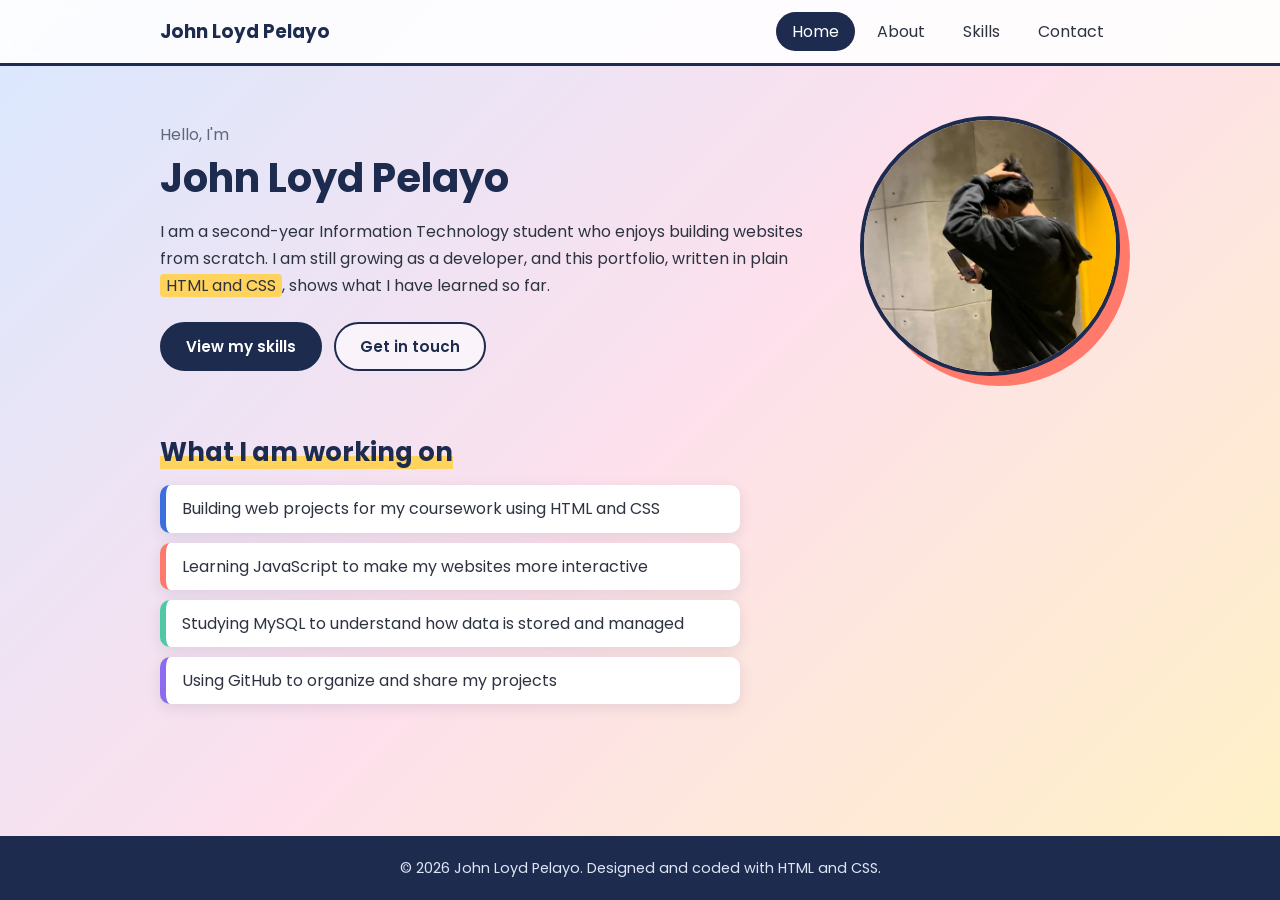
<file: index.html>
<!DOCTYPE html>
<html lang="en">
<head>
<meta charset="UTF-8">
<meta name="viewport" content="width=device-width, initial-scale=1.0">
<title>John Loyd Pelayo | Portfolio</title>
<link rel="preconnect" href="https://fonts.googleapis.com">
<link href="https://fonts.googleapis.com/css2?family=Poppins:wght@400;600;700&display=swap" rel="stylesheet">
<link rel="stylesheet" href="style.css">
</head>
<body>

    <header>
        <nav class="nav">
        <a href="index.html" class="brand">John Loyd Pelayo</a>
            <ul>
                <li><a href="index.html" class="active">Home</a></li>
                <li><a href="about.html">About</a></li>
                <li><a href="skills.html">Skills</a></li>
                <li><a href="contact.html">Contact</a></li>
            </ul>
        </nav>
    </header>

    <main>
    <section class="hero">
        <div class="hero-text">
            <p class="hi">Hello, I'm</p>
            <h1>John Loyd Pelayo</h1>
            <p>
                I am a second-year Information Technology student who enjoys
                building websites from scratch. I am still growing as a developer,
                and this portfolio, written in plain <span class="mark">HTML and CSS</span>,
                shows what I have learned so far.
            </p>
            <div class="buttons">
            <a href="skills.html" class="btn btn-main">View my skills</a>
            <a href="contact.html" class="btn btn-outline">Get in touch</a>
            </div>
        </div>

        <img src="images/Johnloyd.jpg" alt="Photo of John Loyd Pelayo" class="hero-photo">
    </section>

    <section>
        <h2>What I am working on</h2>
        <ul class="now-list">
            <li>Building web projects for my coursework using HTML and CSS</li>
            <li>Learning JavaScript to make my websites more interactive</li>
            <li>Studying MySQL to understand how data is stored and managed</li>
            <li>Using GitHub to organize and share my projects</li>
        </ul>
    </section>
    </main>

    <footer>
        <p>&copy; 2026 John Loyd Pelayo. Designed and coded with HTML and CSS.</p>
    </footer>

</body>
</html>
</file>
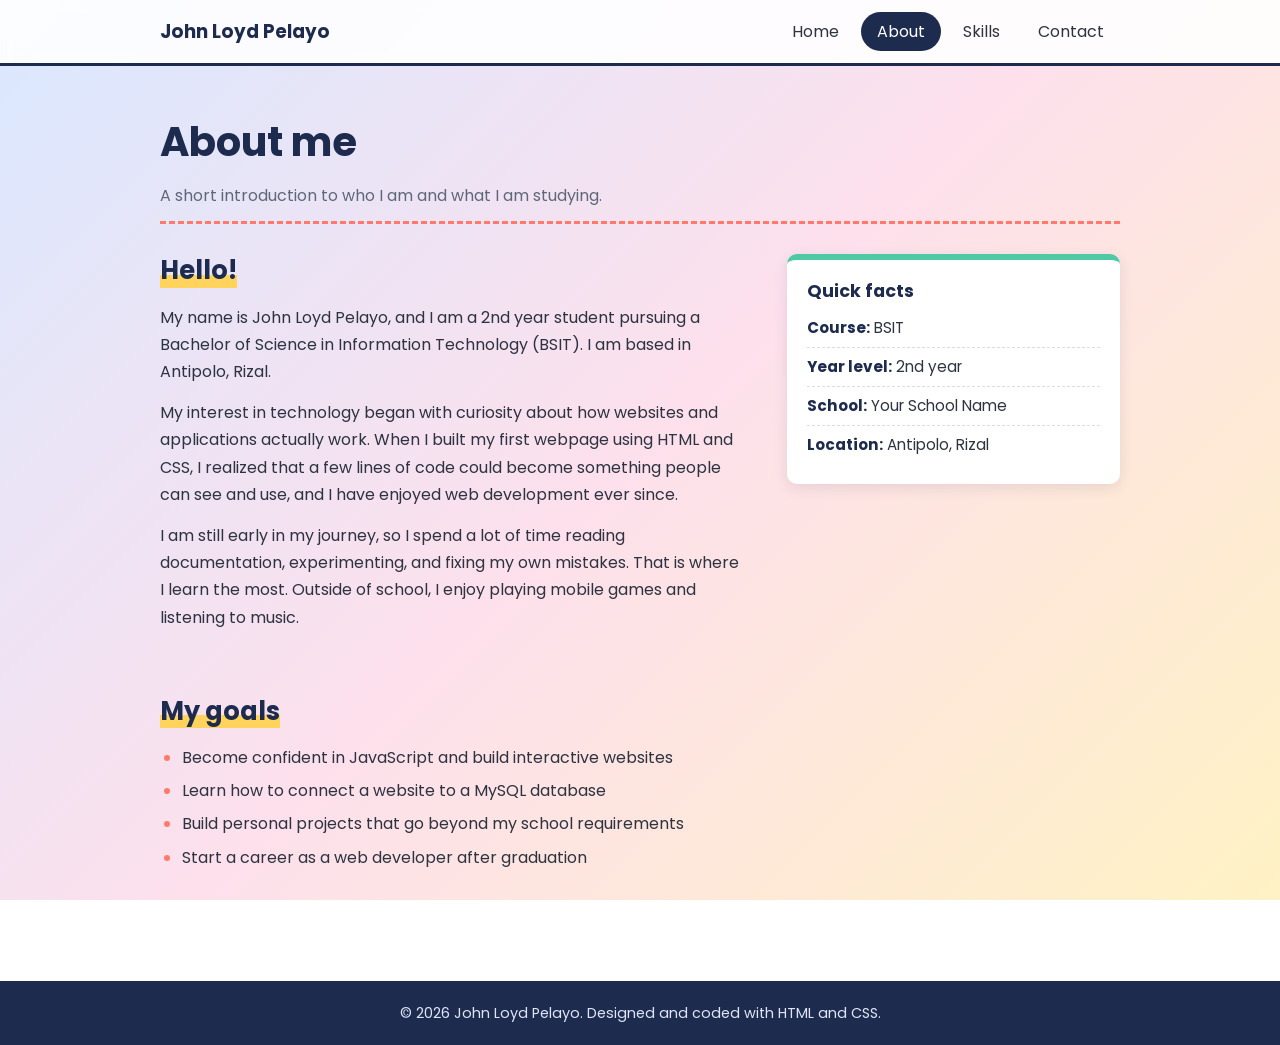
<file: about.html>
<!DOCTYPE html>
<html lang="en">
<head>
<meta charset="UTF-8">
<meta name="viewport" content="width=device-width, initial-scale=1.0">
<title>About | John Loyd Pelayo</title>
<link rel="preconnect" href="https://fonts.googleapis.com">
<link href="https://fonts.googleapis.com/css2?family=Poppins:wght@400;600;700&display=swap" rel="stylesheet">
<link rel="stylesheet" href="style.css">
</head>
<body>

  <header>
    <nav class="nav">
      <a href="index.html" class="brand">John Loyd Pelayo</a>
      <ul>
        <li><a href="index.html">Home</a></li>
        <li><a href="about.html" class="active">About</a></li>
        <li><a href="skills.html">Skills</a></li>
        <li><a href="contact.html">Contact</a></li>
      </ul>
    </nav>
  </header>

  <main>
    <div class="page-title">
      <h1>About me</h1>
      <p>A short introduction to who I am and what I am studying.</p>
    </div>

    <section class="about-grid">
      <div class="about-text">
        <h2>Hello!</h2>
        <p>
          My name is John Loyd Pelayo, and I am a 2nd year student pursuing
          a Bachelor of Science in Information Technology (BSIT).
          I am based in Antipolo, Rizal.
        </p>
        <p>
          My interest in technology began with curiosity about how websites
          and applications actually work. When I built my first webpage using HTML and CSS,
          I realized that a few lines of code could become something people can
          see and use, and I have enjoyed web development ever since.
        </p>
        <p>
          I am still early in my journey, so I spend a lot of time reading
          documentation, experimenting, and fixing my own mistakes. That is
          where I learn the most. Outside of school, I enjoy playing mobile
          games and listening to music.
        </p>
      </div>

      <aside class="about-side">
        <h3>Quick facts</h3>
        <ul>
          <li><strong>Course:</strong> BSIT</li>
          <li><strong>Year level:</strong> 2nd year</li>
          <li><strong>School:</strong> Your School Name</li>
          <li><strong>Location:</strong> Antipolo, Rizal</li>
        </ul>
      </aside>
    </section>

    <section>
      <h2>My goals</h2>
      <ul class="goals">
        <li>Become confident in JavaScript and build interactive websites</li>
        <li>Learn how to connect a website to a MySQL database</li>
        <li>Build personal projects that go beyond my school requirements</li>
        <li>Start a career as a web developer after graduation</li>
      </ul>
    </section>
  </main>

  <footer>
    <p>&copy; 2026 John Loyd Pelayo. Designed and coded with HTML and CSS.</p>
  </footer>

</body>
</html>
</file>
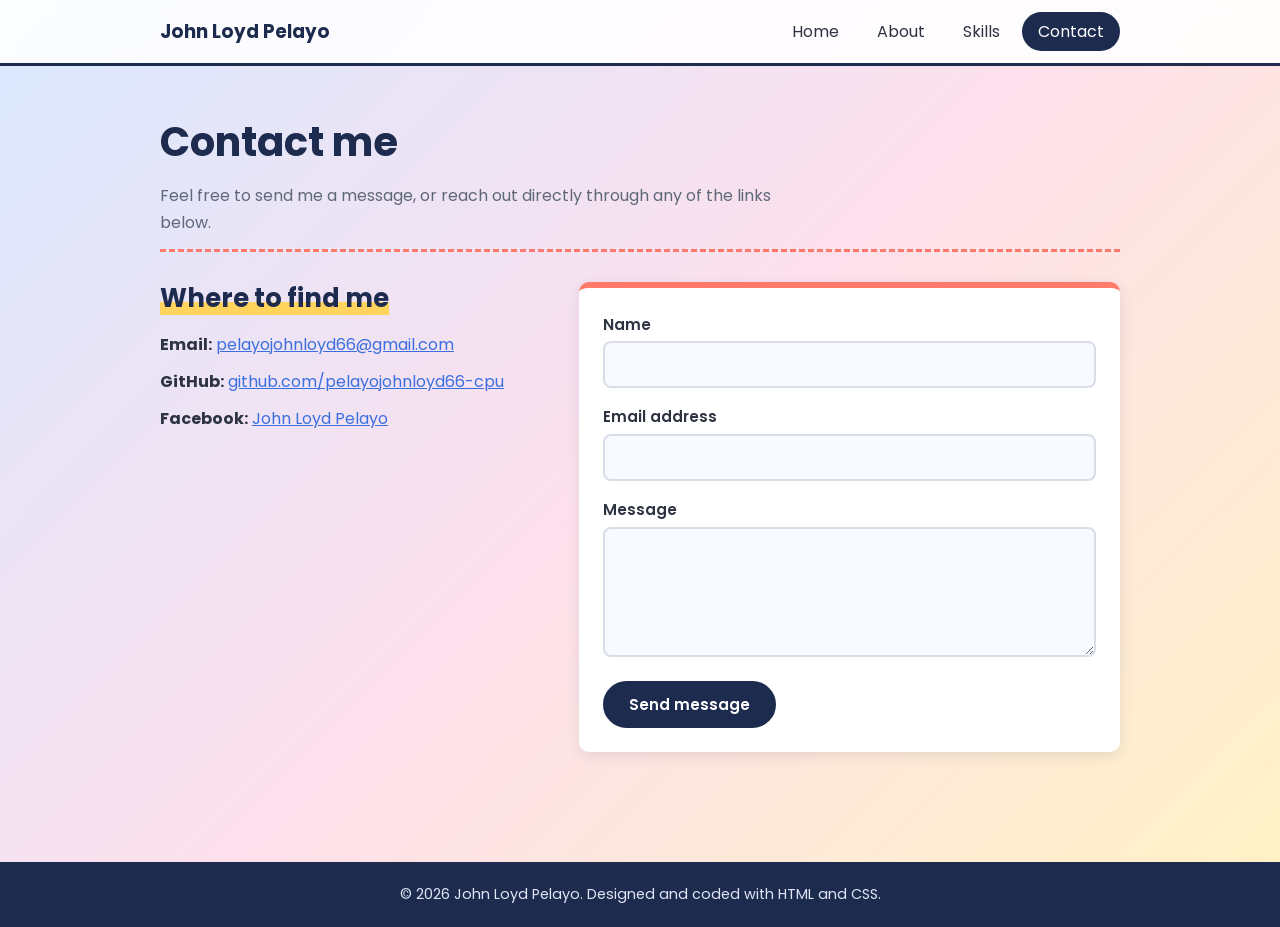
<file: contact.html>
<!DOCTYPE html>
<html lang="en">
<head>
<meta charset="UTF-8">
<meta name="viewport" content="width=device-width, initial-scale=1.0">
<title>Contact | John Loyd Pelayo</title>
<link rel="preconnect" href="https://fonts.googleapis.com">
<link href="https://fonts.googleapis.com/css2?family=Poppins:wght@400;600;700&display=swap" rel="stylesheet">
<link rel="stylesheet" href="style.css">
</head>
<body>

    <header>
        <nav class="nav">
            <a href="index.html" class="brand">John Loyd Pelayo</a>
            <ul>
                <li><a href="index.html">Home</a></li>
                <li><a href="about.html">About</a></li>
                <li><a href="skills.html">Skills</a></li>
                <li><a href="contact.html" class="active">Contact</a></li>
            </ul>
        </nav>
    </header>

    <main>
        <div class="page-title">
            <h1>Contact me</h1>
            <p>Feel free to send me a message, or reach out directly through any of the links below.</p>
        </div>

    <section class="contact-grid">
        <div class="contact-info">
            <h2>Where to find me</h2>
            <ul>
                <li><strong>Email:</strong> <a href="mailto:pelayojohnloyd66@gmail.com">pelayojohnloyd66@gmail.com</a></li>
                <li><strong>GitHub:</strong> <a href="https://github.com/pelayojohnloyd66-cpu" target="_blank">github.com/pelayojohnloyd66-cpu</a></li>
                <li><strong>Facebook:</strong> <a href="https://www.facebook.com/john.loyd.pelayo.2024/" target="_blank">John Loyd Pelayo</a></li>
            </ul>
        </div>

        <form action="mailto:pelayojohnloyd66@gmail.com" method="post" enctype="text/plain">
            <label for="name">Name</label>
            <input type="text" id="name" name="name" required>

            <label for="email">Email address</label>
            <input type="email" id="email" name="email" required>

            <label for="message">Message</label>
            <textarea id="message" name="message" required></textarea>

            <button type="submit" class="btn btn-main">Send message</button>
        </form>
    </section>
    </main>

    <footer>
        <p>&copy; 2026 John Loyd Pelayo. Designed and coded with HTML and CSS.</p>
    </footer>

</body>
</html>
</file>
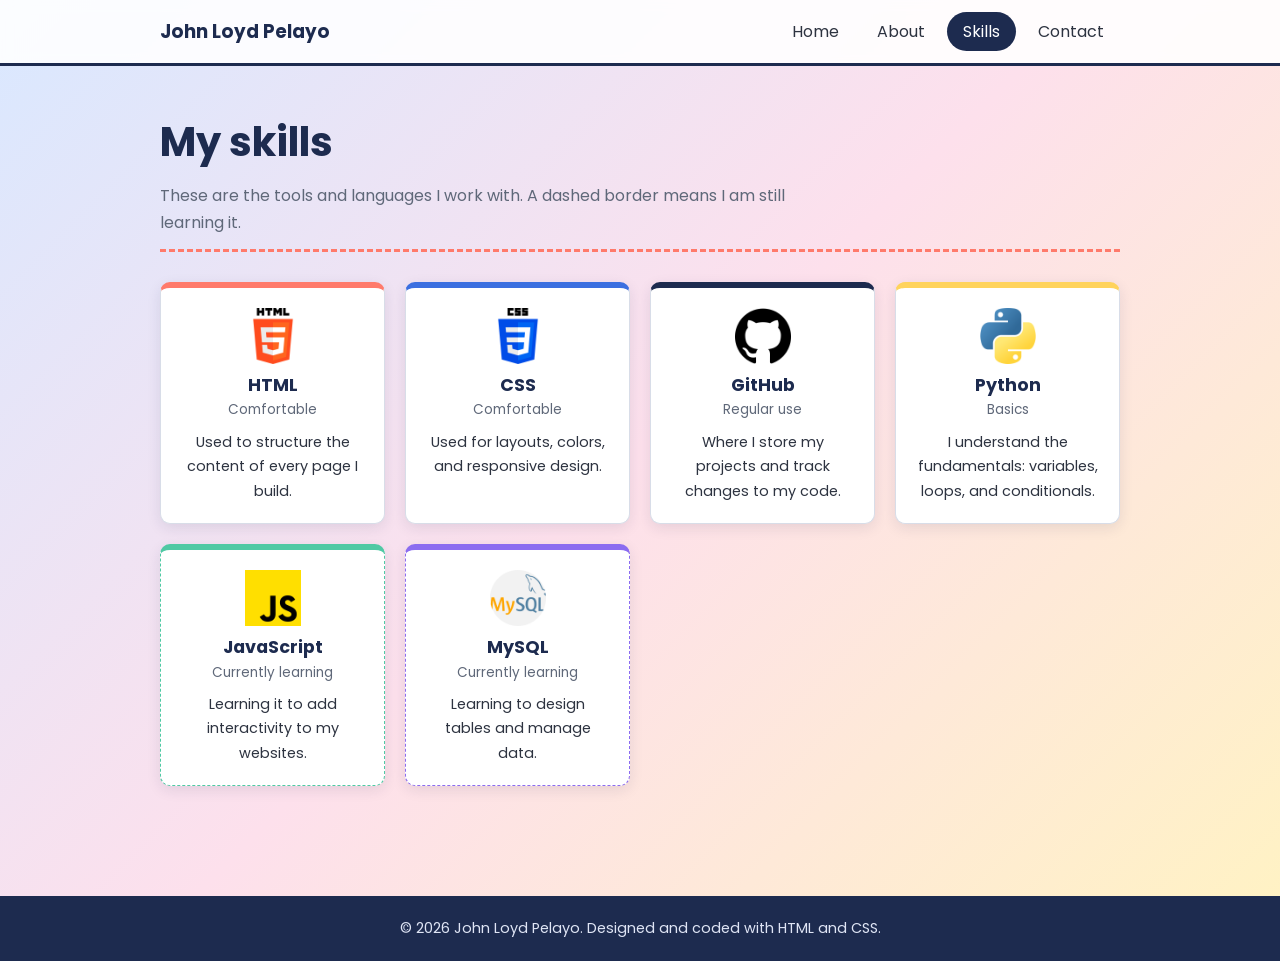
<file: skills.html>
<!DOCTYPE html>
<html lang="en">
<head>
<meta charset="UTF-8">
<meta name="viewport" content="width=device-width, initial-scale=1.0">
<title>Skills | John Loyd Pelayo</title>
<link rel="preconnect" href="https://fonts.googleapis.com">
<link href="https://fonts.googleapis.com/css2?family=Poppins:wght@400;600;700&display=swap" rel="stylesheet">
<link rel="stylesheet" href="style.css">
</head>
<body>

    <header>
        <nav class="nav">
            <a href="index.html" class="brand">John Loyd Pelayo</a>
            <ul>
                <li><a href="index.html">Home</a></li>
                <li><a href="about.html">About</a></li>
                <li><a href="skills.html" class="active">Skills</a></li>
                <li><a href="contact.html">Contact</a></li>
            </ul>
        </nav>
    </header>

    <main>
        <div class="page-title">
            <h1>My skills</h1>
            <p>These are the tools and languages I work with. A dashed border means I am still learning it.</p>
        </div>

    <section>
        <div class="skills-grid">

        <div class="skill">
            <img src="icons/html-5.png" alt="HTML icon">
            <h3>HTML</h3>
            <p class="level">Comfortable</p>
            <p>Used to structure the content of every page I build.</p>
        </div>

        <div class="skill">
            <img src="icons/css-3.png" alt="CSS icon">
            <h3>CSS</h3>
            <p class="level">Comfortable</p>
            <p>Used for layouts, colors, and responsive design.</p>
        </div>

        <div class="skill">
            <img src="icons/github.png" alt="GitHub icon">
            <h3>GitHub</h3>
            <p class="level">Regular use</p>
            <p>Where I store my projects and track changes to my code.</p>
        </div>

        <div class="skill">
            <img src="icons/python.png" alt="Python icon">
            <h3>Python</h3>
            <p class="level">Basics</p>
            <p>I understand the fundamentals: variables, loops, and conditionals.</p>
        </div>

        <div class="skill learning">
            <img src="icons/js.png" alt="JavaScript icon">
            <h3>JavaScript</h3>
            <p class="level">Currently learning</p>
            <p>Learning it to add interactivity to my websites.</p>
        </div>

        <div class="skill learning">
            <img src="icons/mysql.png" alt="MySQL icon">
            <h3>MySQL</h3>
            <p class="level">Currently learning</p>
            <p>Learning to design tables and manage data.</p>
        </div>

        </div>
    </section>
    </main>

    <footer>
        <p>&copy; 2026 John Loyd Pelayo. Designed and coded with HTML and CSS.</p>
    </footer>

</body>
</html>
</file>
<file: style.css>
* {
    box-sizing: border-box;
    margin: 0;
    padding: 0;
}

:root {
    --navy: #1d2b4f;
    --blue: #3b6fe0;
    --coral: #ff7a6b;
    --yellow: #ffd35c;
    --mint: #4fc9a4;
    --purple: #8b6cf0;

    --white: #ffffff;
    --text: #2d3340;
    --muted: #5f6879;
    --line: #d8dde8;

    --radius: 10px;
    --soft-shadow: 0 4px 14px rgba(29, 43, 79, 0.1);
    --lift-shadow: 0 10px 24px rgba(29, 43, 79, 0.16);
    --ease: 0.25s ease;
}

html {
    scroll-behavior: smooth;
}

body {
    font-family: "Poppins", "Segoe UI", Arial, sans-serif;
    color: var(--text);
    line-height: 1.7;
    font-size: 16px;
    min-height: 100vh;
    display: flex;
    flex-direction: column;
    background: linear-gradient(135deg, #d9e8ff 0%, #fde0ec 50%, #fff2c4 100%);
    background-attachment: fixed;
}

a {
    color: var(--blue);
    transition: color var(--ease);
}

a:hover {
    color: var(--coral);
}

a:focus-visible,
button:focus-visible,
input:focus-visible,
textarea:focus-visible {
    outline: 3px solid var(--blue);
    outline-offset: 2px;
}

img {
    max-width: 100%;
    display: block;
}

/* --- navbar --- */
header {
    background: rgba(255, 255, 255, 0.88);
    backdrop-filter: blur(6px);
    border-bottom: 3px solid var(--navy);
    position: sticky;
    top: 0;
    z-index: 10;
}

.nav {
    max-width: 1000px;
    margin: 0 auto;
    padding: 12px 20px;
    display: flex;
    justify-content: space-between;
    align-items: center;
    flex-wrap: wrap;
    gap: 10px;
}

.brand {
    font-weight: 700;
    font-size: 1.15rem;
    color: var(--navy);
    text-decoration: none;
}

.brand:hover {
    color: var(--blue);
}

.nav ul {
    list-style: none;
    display: flex;
    gap: 6px;
}

.nav ul a {
    display: block;
    padding: 6px 16px;
    color: var(--text);
    text-decoration: none;
    border-radius: 999px;
    transition: background var(--ease), color var(--ease), transform var(--ease);
}

.nav ul a:hover {
    background: var(--yellow);
    color: var(--navy);
    transform: translateY(-2px);
}

.nav ul a.active {
    background: var(--navy);
    color: var(--white);
}

/* --- layout --- */
main {
    flex: 1;
    width: 100%;
    max-width: 1000px;
    margin: 0 auto;
    padding: 50px 20px 60px;
    animation: pageIn 0.6s ease both;
}

@keyframes pageIn {
from {
    opacity: 0;
    transform: translateY(12px);
    }
to {
    opacity: 1;
    transform: translateY(0);
}
}

h1, h2, h3 {
    color: var(--navy);
    line-height: 1.3;
}

h1 {
    font-size: 2.5rem;
    margin-bottom: 14px;
}

h2 {
    font-size: 1.6rem;
    margin-bottom: 16px;
    display: inline-block;
    background: linear-gradient(transparent 62%, var(--yellow) 62%);
}

h3 {
    font-size: 1.1rem;
    margin-bottom: 6px;
}

p {
    margin-bottom: 14px;
    max-width: 65ch;
}

.page-title {
    margin-bottom: 30px;
    padding-bottom: 12px;
    border-bottom: 3px dashed var(--coral);
}

.page-title p {
    color: var(--muted);
    margin-bottom: 0;
}

section {
    margin-bottom: 50px;
}

/* --- buttons --- */
.btn {
    display: inline-block;
    padding: 10px 24px;
    border: 2px solid var(--navy);
    border-radius: 999px;
    font-family: inherit;
    font-size: 0.95rem;
    font-weight: 600;
    text-decoration: none;
    cursor: pointer;
    transition: transform var(--ease), box-shadow var(--ease),
        background var(--ease), color var(--ease);
}

.btn:hover {
    transform: translateY(-3px);
    box-shadow: var(--lift-shadow);
}

.btn:active {
    transform: translateY(0);
}

.btn-main {
    background: var(--navy);
    color: var(--white);
}

.btn-main:hover {
    background: var(--blue);
    border-color: var(--blue);
    color: var(--white);
}

.btn-outline {
    background: rgba(255, 255, 255, 0.6);
    color: var(--navy);
}

.btn-outline:hover {
    background: var(--yellow);
    color: var(--navy);
}

.buttons {
    display: flex;
    gap: 12px;
    flex-wrap: wrap;
    margin-top: 22px;
}

/* --- home --- */
.hero {
    display: flex;
    align-items: center;
    gap: 50px;
    margin-bottom: 60px;
}

.hero-text {
    flex: 1;
}

.hero-text .hi {
    color: var(--muted);
    margin-bottom: 4px;
}

.mark {
    background: var(--yellow);
    padding: 0 6px;
    border-radius: 4px;
}

.hero-photo {
    width: 260px;
    height: 260px;
    border: 4px solid var(--navy);
    border-radius: 50%;
    object-fit: cover;
    background: var(--white);
    flex-shrink: 0;
    box-shadow: 10px 10px 0 var(--coral);
    transition: transform var(--ease), box-shadow var(--ease);
}

.hero-photo:hover {
    transform: translate(-3px, -3px);
    box-shadow: 14px 14px 0 var(--coral);
}

.now-list {
    list-style: none;
    max-width: 580px;
}

.now-list li {
    background: var(--white);
    border-left: 6px solid var(--blue);
    border-radius: var(--radius);
    padding: 10px 16px;
    margin-bottom: 10px;
    box-shadow: var(--soft-shadow);
    transition: transform var(--ease), box-shadow var(--ease);
}

.now-list li:nth-child(2) { border-left-color: var(--coral); }
.now-list li:nth-child(3) { border-left-color: var(--mint); }
.now-list li:nth-child(4) { border-left-color: var(--purple); }

.now-list li:hover {
    transform: translateX(6px);
    box-shadow: var(--lift-shadow);
}

/* --- about --- */
.about-grid {
    display: flex;
    gap: 40px;
    align-items: flex-start;
}

.about-grid .about-text {
    flex: 2;
}

.about-grid .about-side {
    flex: 1;
    background: var(--white);
    border-top: 6px solid var(--mint);
    border-radius: var(--radius);
    padding: 20px;
    box-shadow: var(--soft-shadow);
}

.about-side ul {
    list-style: none;
}

.about-side li {
    padding: 6px 0;
    border-bottom: 1px dashed var(--line);
    font-size: 0.95rem;
}

.about-side li:last-child {
    border-bottom: none;
}

.about-side strong {
    color: var(--navy);
}

.goals {
    padding-left: 22px;
    max-width: 60ch;
}

.goals li {
    margin-bottom: 6px;
}

.goals li::marker {
    color: var(--coral);
}

/* --- skills --- */
.skills-grid {
    display: grid;
    grid-template-columns: repeat(auto-fill, minmax(210px, 1fr));
    gap: 20px;
}

.skill {
    --accent: var(--coral);
    background: var(--white);
    border: 1px solid var(--line);
    border-top: 6px solid var(--accent);
    border-radius: var(--radius);
    padding: 20px;
    text-align: center;
    box-shadow: var(--soft-shadow);
    transition: transform var(--ease), box-shadow var(--ease);
}

.skill:nth-child(2) { --accent: var(--blue); }
.skill:nth-child(3) { --accent: var(--navy); }
.skill:nth-child(4) { --accent: var(--yellow); }
.skill:nth-child(5) { --accent: var(--mint); }
.skill:nth-child(6) { --accent: var(--purple); }

.skill:hover {
    transform: translateY(-6px);
    box-shadow: var(--lift-shadow);
}

.skill img {
    width: 56px;
    height: 56px;
    margin: 0 auto 10px;
    object-fit: contain;
    transition: transform var(--ease);
}

.skill:hover img {
    transform: scale(1.12);
}

.skill h3 {
    margin-bottom: 2px;
}

.skill .level {
    font-size: 0.85rem;
    color: var(--muted);
    margin: 0 auto 8px;
}

.skill p {
    font-size: 0.9rem;
    margin: 0 auto;
}

.skill.learning {
    border-style: dashed;
    border-color: var(--accent);
    border-top-style: solid;
}

/* --- contact --- */
.contact-grid {
    display: flex;
    gap: 40px;
    align-items: flex-start;
}

.contact-info {
    flex: 1;
}

.contact-info ul {
    list-style: none;
}

.contact-info li {
    margin-bottom: 10px;
}

form {
    flex: 1.3;
    background: var(--white);
    border-top: 6px solid var(--coral);
    border-radius: var(--radius);
    padding: 24px;
    box-shadow: var(--soft-shadow);
}

label {
    display: block;
    font-weight: 600;
    margin-bottom: 4px;
    font-size: 0.95rem;
}

input,
textarea {
    width: 100%;
    padding: 10px 12px;
    margin-bottom: 16px;
    border: 2px solid var(--line);
    border-radius: 8px;
    font-family: inherit;
    font-size: 0.95rem;
    background: #f8faff;
    transition: border-color var(--ease), background var(--ease);
}

input:hover,
textarea:hover {
    border-color: #b9c4dc;
}

input:focus,
textarea:focus {
    border-color: var(--blue);
    background: var(--white);
}

textarea {
    min-height: 130px;
    resize: vertical;
}

/* --- footer --- */
footer {
    background: var(--navy);
    color: #dfe5f5;
    text-align: center;
    padding: 20px;
    font-size: 0.9rem;
}

footer p {
    margin: 0 auto;
}

/* --- mobile --- */
@media (max-width: 720px) {
h1 {
    font-size: 2rem;
}

    .hero,
    .about-grid,
    .contact-grid {
        flex-direction: column;
    }

    .hero {
        flex-direction: column-reverse;
        gap: 32px;
    }

    .hero-photo {
        width: 200px;
        height: 200px;
    }

    .about-grid .about-side,
    form {
        width: 100%;
    }

    .nav {
        justify-content: center;
    }
}

/* turn off movement for people who prefer it */
@media (prefers-reduced-motion: reduce) {
  * {
        animation: none !important;
        transition: none !important;
    }

    html {
        scroll-behavior: auto;
    }
}
</file>
